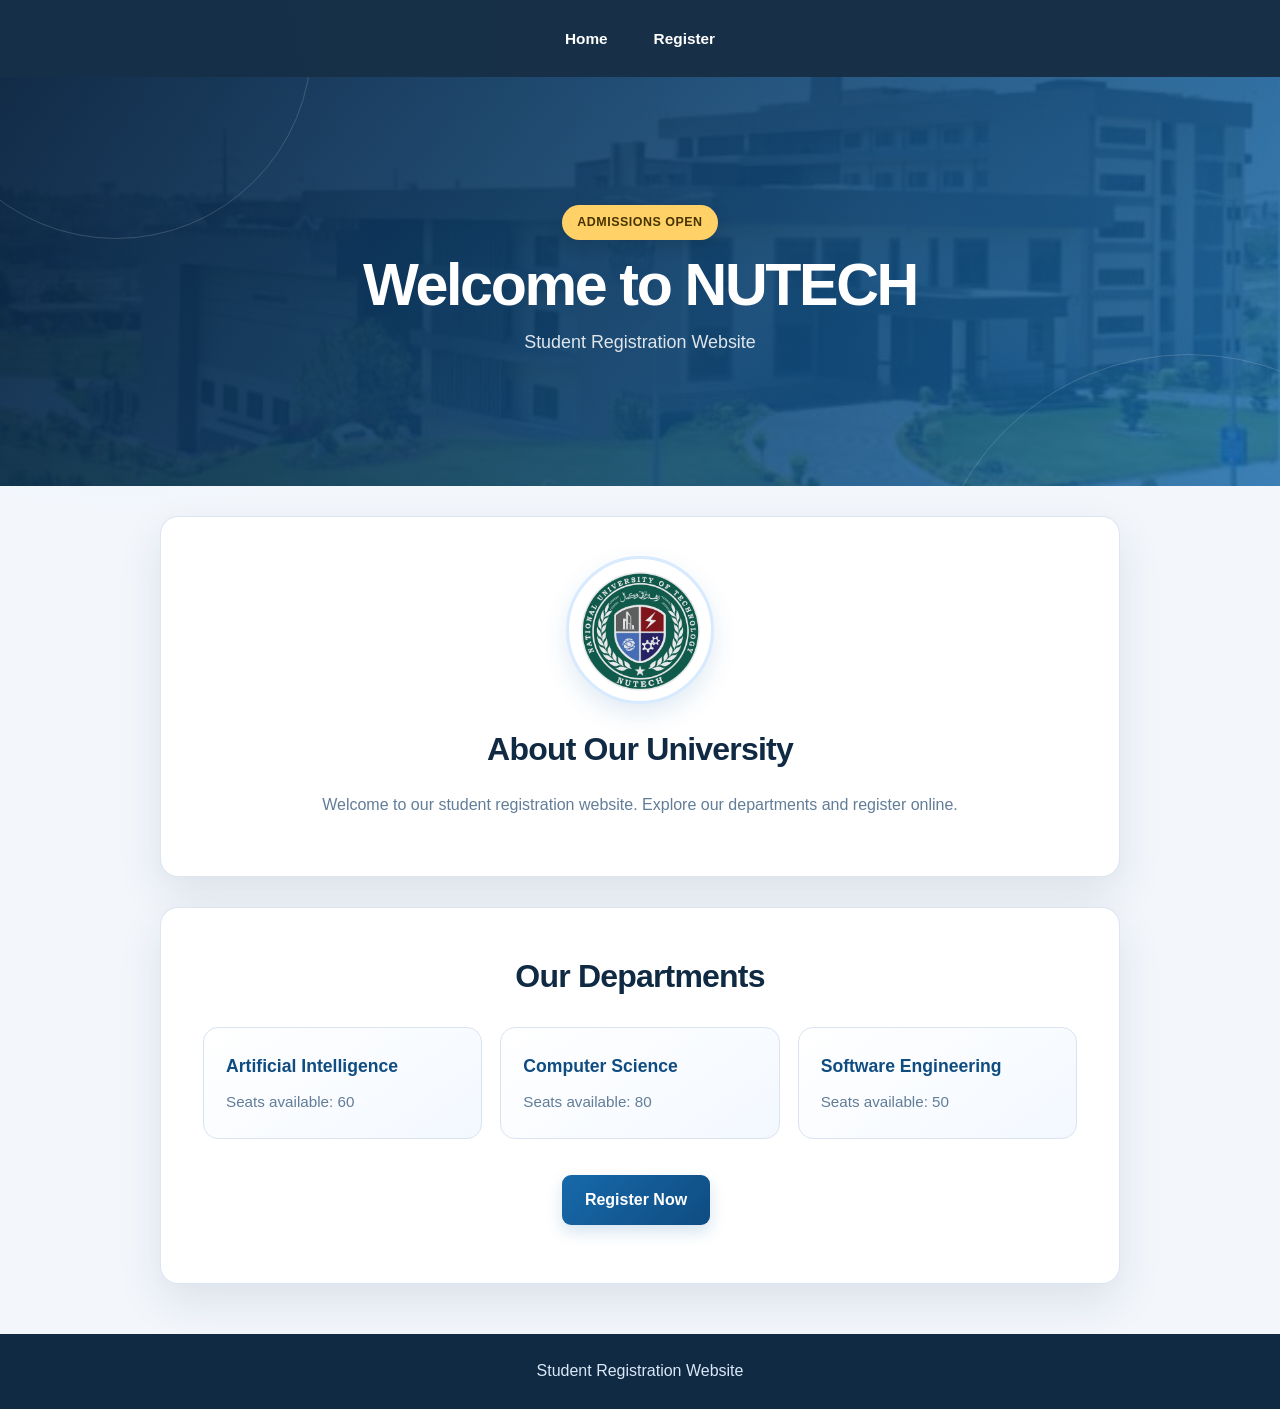
<file: index.html>
<!DOCTYPE html>
<html lang="en">
<head>
    <meta charset="UTF-8">
    <title>NUTECH Student Registration</title>
    <link rel="stylesheet" href="styles.css">
</head>
<body>

    <nav>
        <a href="index.html">Home</a>
        <a href="form.html">Register</a>
        <!--<a href="thanks.html">Thank You</a> -->
    </nav>

    <header id="banner" class="banner">
        <span class="badge">Admissions Open</span>
        <h1>Welcome to NUTECH</h1>
        <p>Student Registration Website</p>
    </header>

    <section class="section">
        <img src="student.jpg" alt="Student Profile"
             class="profile">

        <h2>About Our University</h2>
        <p>Welcome to our student registration website.
           Explore our departments and register online.</p>
    </section>

    <section class="section">
        <h2>Our Departments</h2>

        <div class="cards">
            <div class="card">
                <h3>Artificial Intelligence</h3>
                <p>Seats available: 60</p>
            </div>

            <div class="card">
                <h3>Computer Science</h3>
                <p>Seats available: 80</p>
            </div>

            <div class="card">
                <h3>Software Engineering</h3>
                <p>Seats available: 50</p>
            </div>
        </div>

        <p style="text-align: center;">
            <a href="form.html" class="register-btn">
                Register Now
            </a>
        </p>
    </section>

    <footer>
        <p>Student Registration Website</p>
    </footer>

</body>
</html>
</file>
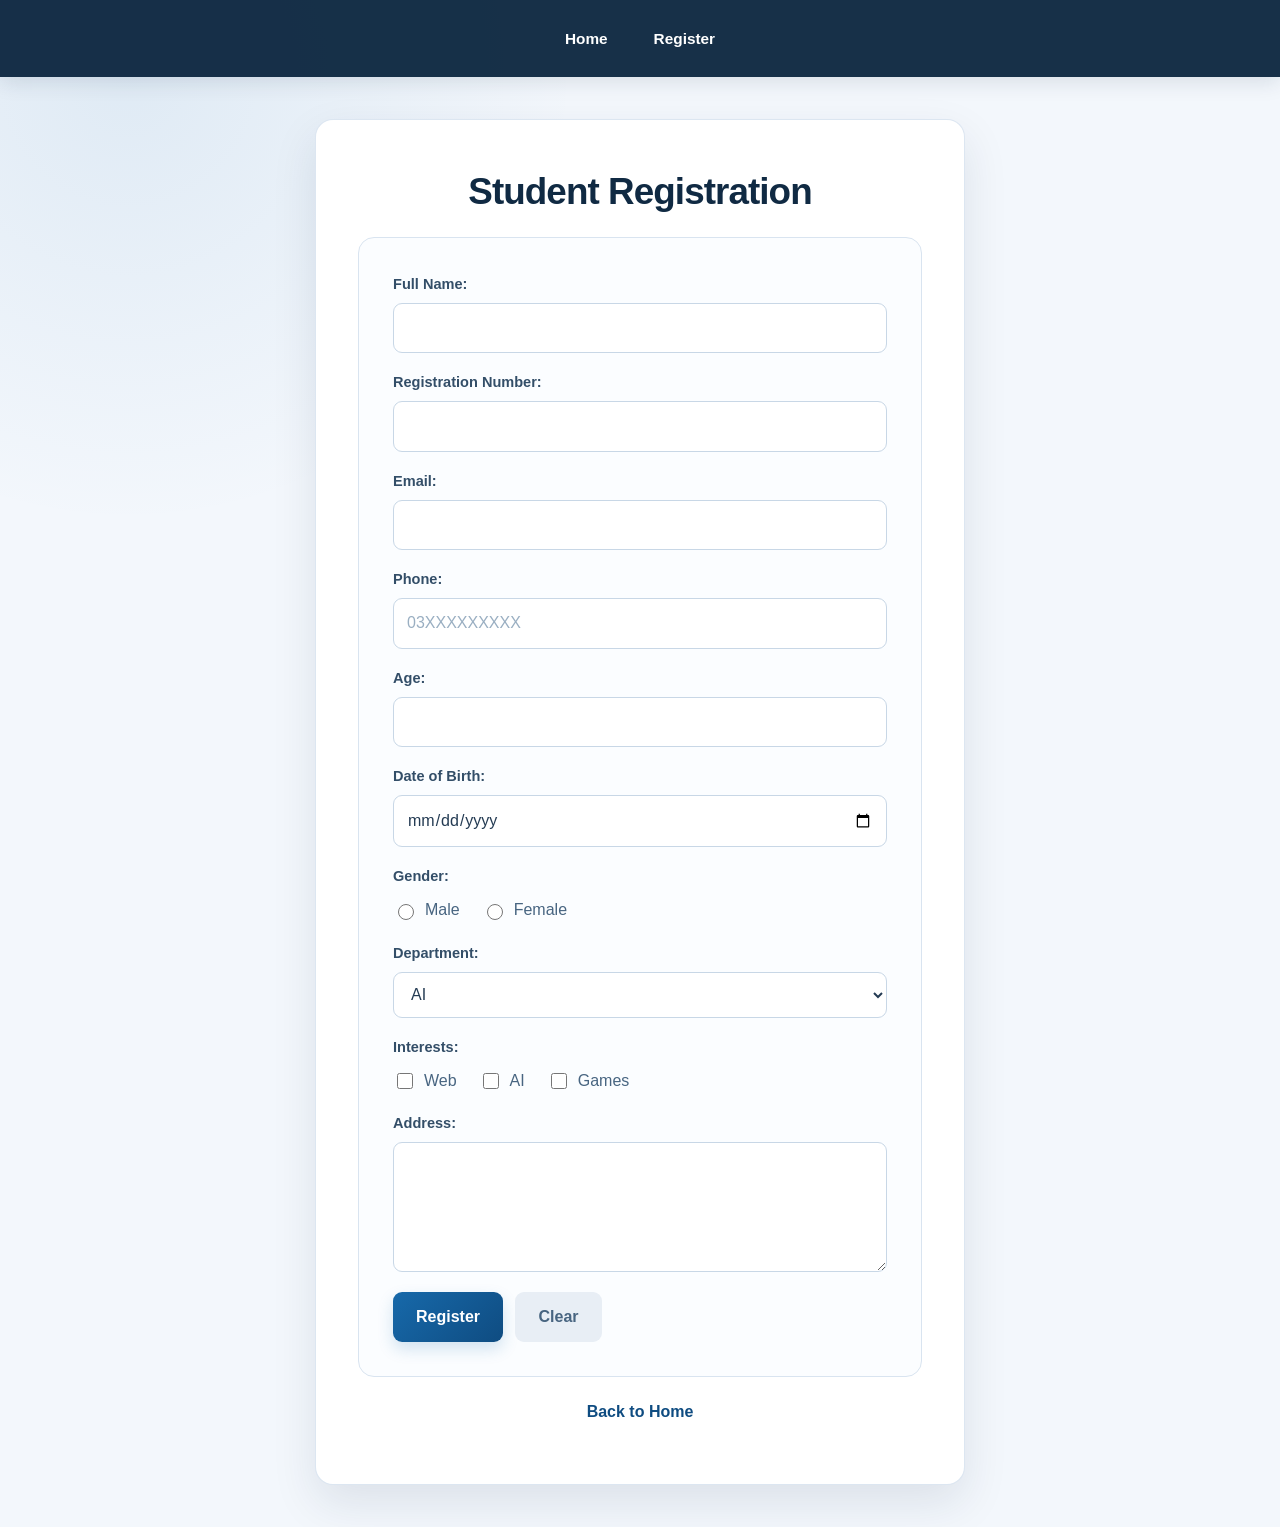
<file: form.html>
<!DOCTYPE html>
<html lang="en">
<head>
    <meta charset="UTF-8">
    <title>Student Registration Form</title>
    <link rel="stylesheet" href="styles.css">
</head>
<body>

    <nav>
        <a href="index.html">Home</a>
        <a href="form.html">Register</a>
        <!--<a href="thanks.html">Thank You</a> -->
    </nav>

    <section class="form-section">
        <h1>Student Registration</h1>

        <form action="thanks.html" method="get">

            <label for="name">Full Name:</label>
            <input type="text" id="name" name="name" required>

            <label for="regno">Registration Number:</label>
            <input type="text" id="regno" name="regno" required>

            <label for="email">Email:</label>
            <input type="email" id="email" name="email" required>

            <label for="phone">Phone:</label>
            <input type="tel" id="phone" name="phone"
                   placeholder="03XXXXXXXXX">

            <label for="age">Age:</label>
            <input type="number" id="age" name="age"
                   min="16" max="40">

            <label for="dob">Date of Birth:</label>
            <input type="date" id="dob" name="dob">

            <label>Gender:</label>
            <div class="choice">
                <label><input type="radio" name="gender"
                              value="Male"> Male</label>
                <label><input type="radio" name="gender"
                              value="Female"> Female</label>
            </div>

            <label for="department">Department:</label>
            <select id="department" name="department">
                <option value="AI">AI</option>
                <option value="CS">CS</option>
                <option value="SE">SE</option>
                <option value="EE">EE</option>
            </select>

            <label>Interests:</label>
            <div class="choice">
                <label><input type="checkbox" name="interest"
                              value="Web"> Web</label>
                <label><input type="checkbox" name="interest"
                              value="AI"> AI</label>
                <label><input type="checkbox" name="interest"
                              value="Games"> Games</label>
            </div>

            <label for="address">Address:</label>
            <textarea id="address" name="address" rows="4"></textarea>

            <button type="submit">Register</button>
            <button type="reset" class="clear-btn">Clear</button>

        </form>

        <p><a href="index.html">Back to Home</a></p>
    </section>

</body>
</html>
</file>
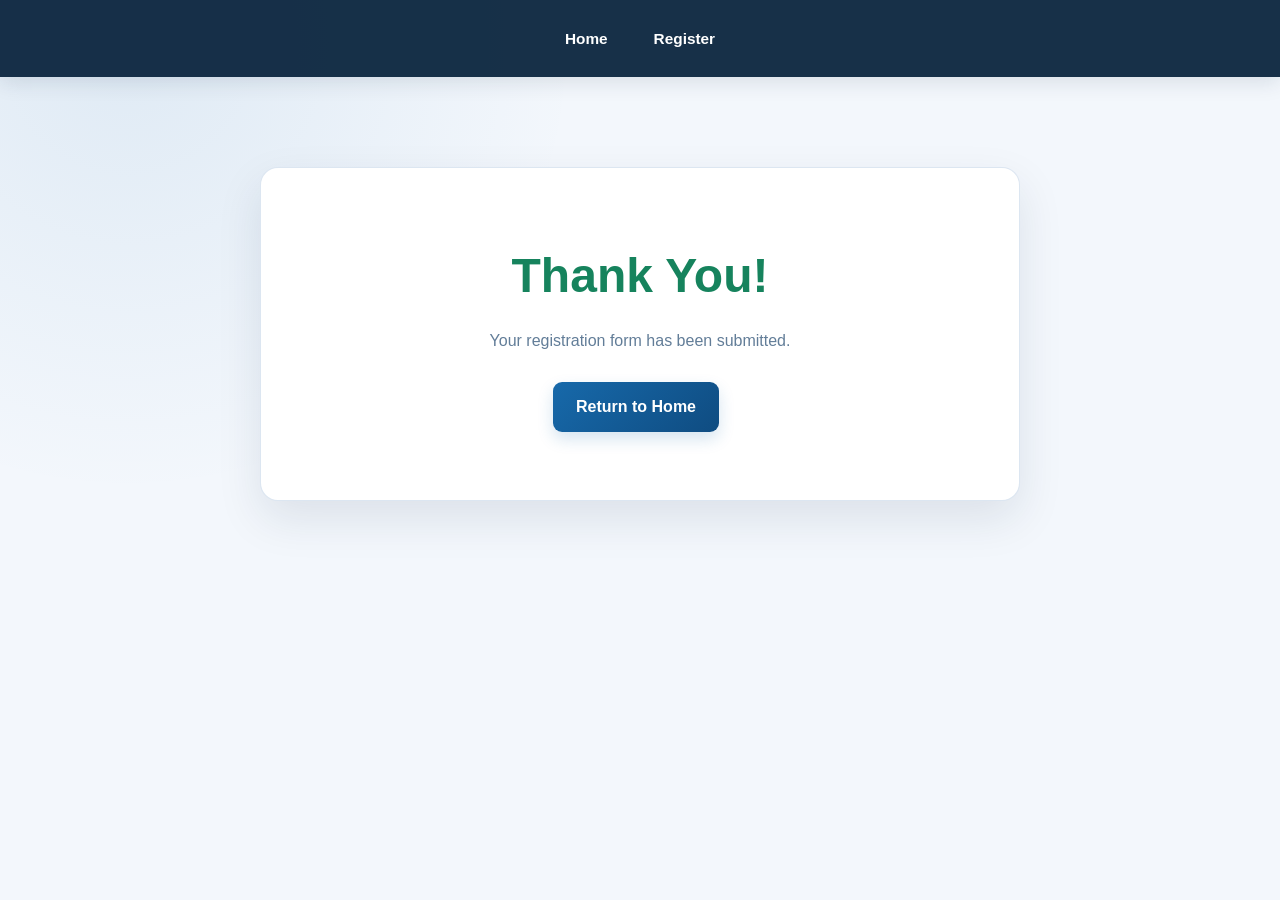
<file: thanks.html>
<!DOCTYPE html>
<html lang="en">
<head>
    <meta charset="UTF-8">
    <title>Thank You</title>
    <link rel="stylesheet" href="styles.css">
</head>
<body>

    <nav>
        <a href="index.html">Home</a>
        <a href="form.html">Register</a>
        
    </nav>

    <section class="section thankyou-message">
        <h1>Thank You!</h1>
        <p>Your registration form has been submitted.</p>
        <a href="index.html" class="register-btn">
            Return to Home
        </a>
    </section>

</body>
</html>
</file>
<file: styles.css>
/* NUTECH Student Registration — refreshed responsive theme */
:root {
    --navy: #102a43;
    --blue: #1769aa;
    --blue-dark: #0f4c81;
    --sky: #eaf4ff;
    --ink: #243b53;
    --muted: #627d98;
    --surface: #ffffff;
    --page: #f3f7fc;
    --line: #d9e4f0;
    --gold: #ffd166;
    --shadow: 0 18px 45px rgba(16, 42, 67, .10);
    --radius: 18px;
}

* { box-sizing: border-box; }

html { scroll-behavior: smooth; }

body {
    margin: 0;
    min-height: 100vh;
    background:
        radial-gradient(circle at 10% 5%, rgba(23, 105, 170, .09), transparent 28rem),
        var(--page);
    color: var(--ink);
    font-family: Inter, "Segoe UI", Arial, sans-serif;
    line-height: 1.65;
}

nav {
    display: flex;
    justify-content: center;
    align-items: center;
    gap: 12px;
    padding: 17px 24px;
    background: rgba(16, 42, 67, .97);
    box-shadow: 0 5px 20px rgba(16, 42, 67, .12);
}

nav a {
    color: #fff;
    text-decoration: none;
    font-size: .96rem;
    font-weight: 650;
    padding: 9px 17px;
    border-radius: 999px;
    transition: background .2s ease, transform .2s ease;
}

nav a:hover, nav a:focus-visible {
    background: rgba(255, 255, 255, .15);
    transform: translateY(-1px);
    outline: none;
}

.banner {
    position: relative;
    isolation: isolate;
    overflow: hidden;
    text-align: center;
    color: #fff;
    padding: clamp(76px, 11vw, 128px) 24px;
    background:
        linear-gradient(125deg, rgba(9, 35, 64, .96), rgba(23, 105, 170, .84)),
        url("banner.jfif") center / cover;
}

.banner::before, .banner::after {
    content: "";
    position: absolute;
    z-index: -1;
    border: 1px solid rgba(255,255,255,.16);
    border-radius: 50%;
}
.banner::before { width: 390px; height: 390px; top: -230px; left: -80px; }
.banner::after { width: 520px; height: 520px; right: -170px; bottom: -390px; }

.banner h1 {
    margin: 12px 0 4px;
    color: #fff;
    font-size: clamp(2.2rem, 5vw, 3.7rem);
    letter-spacing: -.04em;
    line-height: 1.12;
}
.banner p { margin: 10px 0 0; color: rgba(255,255,255,.86); font-size: 1.12rem; }

.badge {
    display: inline-block;
    padding: 7px 15px;
    border-radius: 999px;
    background: var(--gold);
    color: #473400;
    font-size: .78rem;
    font-weight: 800;
    letter-spacing: .04em;
    text-transform: uppercase;
    box-shadow: 0 5px 18px rgba(0,0,0,.12);
}

.section, .form-section {
    width: min(100% - 36px, 960px);
    margin: 30px auto;
    padding: clamp(24px, 4vw, 42px);
    background: var(--surface);
    border: 1px solid rgba(217, 228, 240, .9);
    border-radius: var(--radius);
    box-shadow: var(--shadow);
}

.section h2, .form-section h1 {
    margin: 0 0 14px;
    color: var(--navy);
    letter-spacing: -.025em;
}
.section h2 { text-align: center; font-size: clamp(1.45rem, 3vw, 2rem); }
.section p { color: var(--muted); }
.section > p { text-align: center; }

.profile {
    display: block;
    width: 142px;
    height: 142px;
    margin: 0 auto 22px;
    object-fit: cover;
    border-radius: 50%;
    border: 6px solid #fff;
    outline: 3px solid #d8eaff;
    box-shadow: 0 10px 28px rgba(23, 105, 170, .16);
}

.cards {
    display: flex;
    flex-wrap: wrap;
    gap: 18px;
    margin-top: 24px;
}

.card {
    flex: 1 1 210px;
    min-width: 0;
    padding: 24px 22px;
    background: linear-gradient(145deg, #fff, #f3f8ff);
    border: 1px solid var(--line);
    border-radius: 15px;
    transition: transform .2s ease, box-shadow .2s ease, border-color .2s ease;
}
.card:hover {
    transform: translateY(-4px);
    border-color: #a9ccef;
    box-shadow: 0 12px 26px rgba(16, 42, 67, .09);
}
.card h3 { margin: 0 0 8px; color: var(--blue-dark); font-size: 1.1rem; }
.card p { margin: 0; font-size: .95rem; }

.form-section {
    max-width: 650px;
    text-align: center;
    margin-top: 42px;
    margin-bottom: 42px;
}
.form-section h1 { font-size: clamp(1.7rem, 4vw, 2.3rem); }

form {
    padding: clamp(22px, 4vw, 34px);
    text-align: left;
    background: #fbfdff;
    border: 1px solid var(--line);
    border-radius: 16px;
}

form > label {
    display: block;
    margin: 17px 0 7px;
    color: #334e68;
    font-size: .91rem;
    font-weight: 700;
}
form > label:first-child { margin-top: 0; }

input:not([type="radio"]):not([type="checkbox"]),
select, textarea {
    display: block;
    width: 100%;
    min-height: 46px;
    padding: 11px 13px;
    color: var(--ink);
    background: #fff;
    border: 1px solid #c8d7e6;
    border-radius: 9px;
    font: inherit;
    transition: border-color .2s ease, box-shadow .2s ease;
}
textarea { min-height: 112px; resize: vertical; }
input:focus, select:focus, textarea:focus {
    border-color: var(--blue);
    box-shadow: 0 0 0 3px rgba(23, 105, 170, .13);
    outline: none;
}
input::placeholder { color: #9aafc2; }

.choice {
    display: flex;
    flex-wrap: wrap;
    gap: 12px 22px;
    margin-top: 9px;
}
.choice label {
    display: inline-flex;
    align-items: center;
    gap: 8px;
    color: #486581;
    cursor: pointer;
}
.choice input { accent-color: var(--blue); width: 16px; height: 16px; }

button, .register-btn {
    display: inline-flex;
    justify-content: center;
    align-items: center;
    gap: 8px;
    margin: 20px 8px 0 0;
    padding: 12px 23px;
    color: #fff;
    background: linear-gradient(135deg, var(--blue), var(--blue-dark));
    border: 0;
    border-radius: 9px;
    font: inherit;
    font-weight: 750;
    text-decoration: none;
    cursor: pointer;
    box-shadow: 0 7px 16px rgba(23, 105, 170, .18);
    transition: transform .2s ease, box-shadow .2s ease;
}
button:hover, .register-btn:hover {
    transform: translateY(-2px);
    box-shadow: 0 10px 22px rgba(23, 105, 170, .25);
}
button:focus-visible, .register-btn:focus-visible { outline: 3px solid #9bc9f4; outline-offset: 3px; }
.clear-btn { background: #e8eef5; color: #486581; box-shadow: none; }
.clear-btn:hover { background: #dce6f0; box-shadow: none; }

.form-section > p { margin-top: 22px; }
.form-section > p a { color: var(--blue-dark); font-weight: 700; text-decoration: none; }
.form-section > p a:hover { text-decoration: underline; }

.thankyou-message {
    max-width: 760px;
    margin-top: clamp(50px, 10vh, 110px);
    padding: clamp(38px, 7vw, 68px) 28px;
    text-align: center;
    color: var(--ink);
}
.thankyou-message h1 {
    margin: 0 0 12px;
    color: #16835d;
    font-size: clamp(2rem, 5vw, 3rem);
}
.thankyou-message p { color: var(--muted); margin: 0 0 8px; }

footer {
    margin-top: 50px;
    padding: 24px;
    color: #d9e8f7;
    background: var(--navy);
    text-align: center;
}
footer p { margin: 0; }

@media (max-width: 600px) {
    nav { gap: 4px; padding: 13px 10px; }
    nav a { padding: 8px 13px; font-size: .9rem; }
    .section, .form-section { width: min(100% - 22px, 960px); margin: 18px auto; }
    .cards { gap: 12px; }
    .card { flex-basis: 100%; }
    button, .register-btn { width: 100%; margin-right: 0; }
}
</file>
